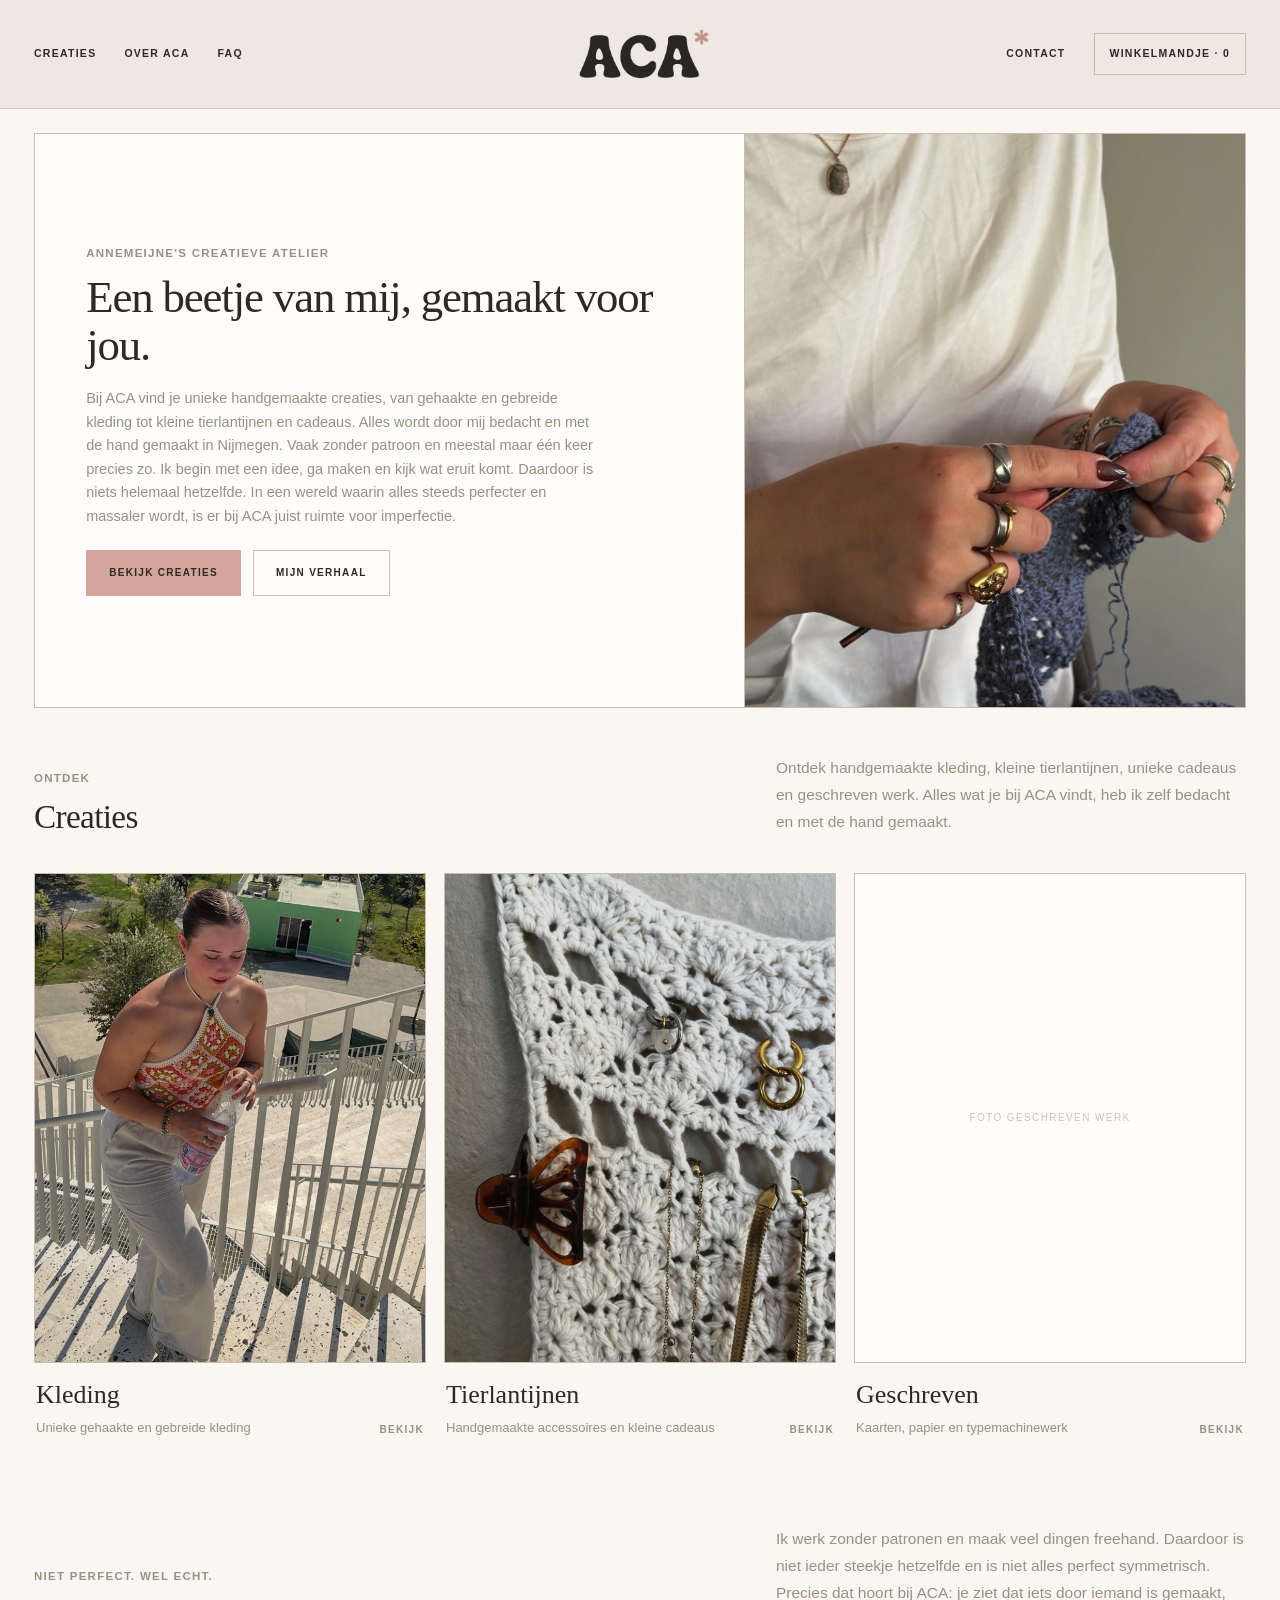
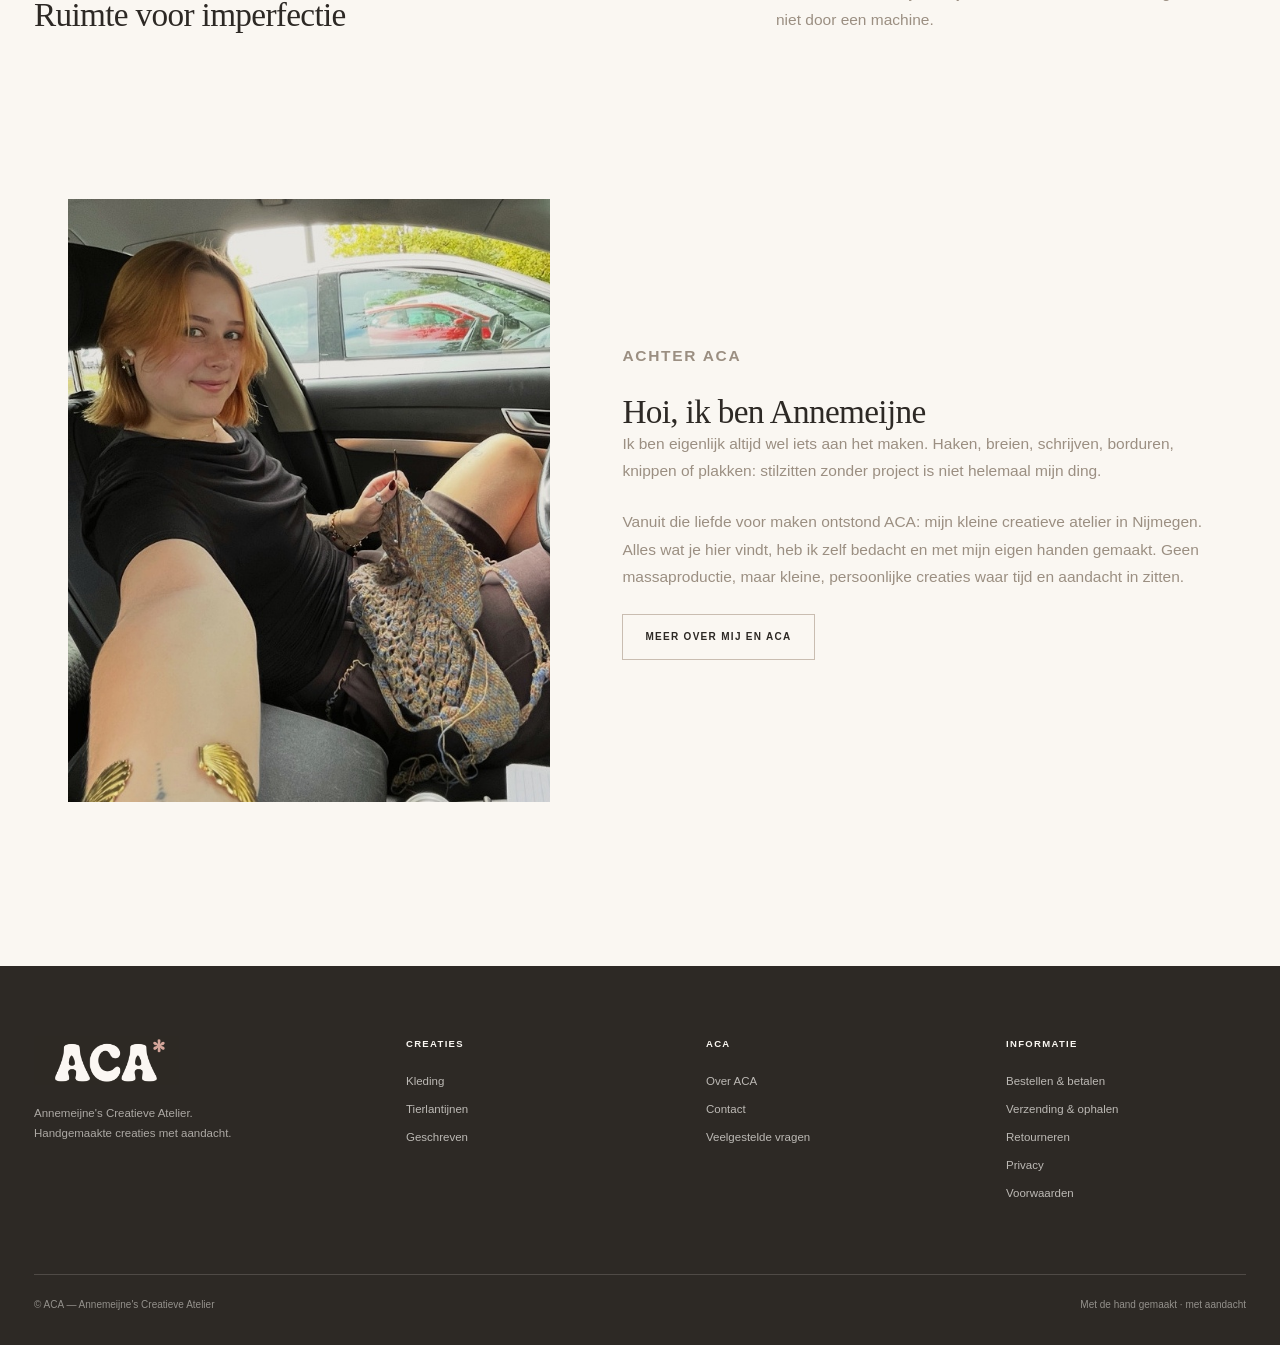
<file: index.html>
<!DOCTYPE html>
<html lang="nl">

<head>
  <meta charset="UTF-8">
  <meta name="viewport" content="width=device-width, initial-scale=1.0">

  <!-- SEO -->
  <title>ACA — Annemeijne's Creatieve Atelier | Handgemaakt in Nijmegen</title>

  <meta
    name="description"
    content="Ontdek ACA: unieke handgemaakte creaties uit Nijmegen, van gehaakte en gebreide kleding tot accessoires, tierlantijnen en bijzondere cadeaus."
  >

  <link
    rel="canonical"
    href="https://acatelier.nl/"
  >

  <!-- Social media / delen -->
  <meta property="og:type" content="website">
  <meta property="og:locale" content="nl_NL">
  <meta property="og:site_name" content="ACA — Annemeijne's Creatieve Atelier">

  <meta
    property="og:title"
    content="ACA — Annemeijne's Creatieve Atelier"
  >

  <meta
    property="og:description"
    content="Unieke handgemaakte creaties uit Nijmegen: gehaakte kleding, accessoires, tierlantijnen en bijzondere cadeaus."
  >

  <meta
    property="og:url"
    content="https://acatelier.nl/"
  >

  <meta
    property="og:image"
    content="https://acatelier.nl/images/crafting-09-cropped.jpeg"
  >

  <meta
    property="og:image:alt"
    content="Annemeijne aan het haken voor ACA"
  >

  <meta name="twitter:card" content="summary_large_image">

  <link rel="stylesheet" href="/style.css?v=19">
</head>

<body>

<div id="site-header"></div>

<main>

  <section class="hero">

    <div class="hero-grid">

      <div class="hero-copy">

        <p class="eyebrow">
          Annemeijne's Creatieve Atelier
        </p>

        <h1>
          Een beetje van mij, gemaakt voor jou.
        </h1>

        <p>
          Bij ACA vind je unieke handgemaakte creaties, van gehaakte
          en gebreide kleding tot kleine tierlantijnen en cadeaus.
          Alles wordt door mij bedacht en met de hand gemaakt in Nijmegen.
          Vaak zonder patroon en meestal maar één keer precies zo.
          Ik begin met een idee, ga maken en kijk wat eruit komt.
          Daardoor is niets helemaal hetzelfde. In een wereld waarin
          alles steeds perfecter en massaler wordt, is er bij ACA
          juist ruimte voor imperfectie.
        </p>

        <div class="hero-actions">

          <a
            class="button"
            href="/creaties/"
          >
            Bekijk creaties
          </a>

          <a
            class="button secondary"
            href="/over-aca/"
          >
            Mijn verhaal
          </a>

        </div>

      </div>


      <div class="hero-image">

        <img
          src="/images/crafting-09-cropped.jpeg"
          alt="Annemeijne aan het haken voor ACA"
          fetchpriority="high"
        >

      </div>

    </div>

  </section>


  <section class="section">

    <div class="section-head">

      <div>

        <p class="eyebrow">
          Ontdek
        </p>

        <h2 class="section-title">
          Creaties
        </h2>

      </div>

      <p>
        Ontdek handgemaakte kleding, kleine tierlantijnen,
        unieke cadeaus en geschreven werk. Alles wat je bij ACA
        vindt, heb ik zelf bedacht en met de hand gemaakt.
      </p>

    </div>


    <div class="category-grid">

      <a
        class="category-card"
        href="/creaties/kleding/"
      >

        <div class="category-image">

          <img
            src="/images/crafting-03.jpg"
            alt="Handgemaakte gehaakte haltertop van kleurrijke granny squares"
            loading="lazy"
          >

        </div>

        <div class="category-copy">

          <div>
            <h3>Kleding</h3>
            <p>Unieke gehaakte en gebreide kleding</p>
          </div>

          <span class="small-link">
            Bekijk
          </span>

        </div>

      </a>


      <a
        class="category-card"
        href="/creaties/tierlantijnen/"
      >

        <div class="category-image">

          <img
            src="/images/crafting-02.jpg"
            alt="Handgemaakt wit haakwerk met sieraden en haaraccessoires"
            loading="lazy"
          >

        </div>

        <div class="category-copy">

          <div>
            <h3>Tierlantijnen</h3>
            <p>Handgemaakte accessoires en kleine cadeaus</p>
          </div>

          <span class="small-link">
            Bekijk
          </span>

        </div>

      </a>


      <a
        class="category-card"
        href="/creaties/geschreven/"
      >

        <div class="placeholder">
          Foto geschreven werk
        </div>

        <div class="category-copy">

          <div>
            <h3>Geschreven</h3>
            <p>Kaarten, papier en typemachinewerk</p>
          </div>

          <span class="small-link">
            Bekijk
          </span>

        </div>

      </a>

    </div>

  </section>


  <section class="section home-imperfect">

    <div class="section-head">

      <div>

        <p class="eyebrow">
          Niet perfect. Wel echt.
        </p>

        <h2 class="section-title">
          Ruimte voor imperfectie
        </h2>

      </div>

      <p>
        Ik werk zonder patronen en maak veel dingen freehand.
        Daardoor is niet ieder steekje hetzelfde en is niet alles
        perfect symmetrisch. Precies dat hoort bij ACA:
        je ziet dat iets door iemand is gemaakt, niet door een machine.
      </p>

    </div>

  </section>


  <section class="section">

    <div class="about-grid">

      <div class="about-image">

        <img
          src="/images/crafting-11.jpg"
          alt="Annemeijne aan het haken onderweg"
          loading="lazy"
        >

      </div>

      <div class="about-text">

        <p class="eyebrow">
          Achter ACA
        </p>

        <h2 class="section-title">
          Hoi, ik ben Annemeijne
        </h2>

        <p>
          Ik ben eigenlijk altijd wel iets aan het maken. Haken,
          breien, schrijven, borduren, knippen of plakken:
          stilzitten zonder project is niet helemaal mijn ding.
        </p>

        <p>
          Vanuit die liefde voor maken ontstond ACA: mijn kleine
          creatieve atelier in Nijmegen. Alles wat je hier vindt,
          heb ik zelf bedacht en met mijn eigen handen gemaakt.
          Geen massaproductie, maar kleine, persoonlijke creaties
          waar tijd en aandacht in zitten.
        </p>

        <a
          class="button secondary"
          href="/over-aca/"
        >
          Meer over mij en ACA
        </a>

      </div>

    </div>

  </section>

</main>

<div id="site-footer"></div>

<script src="/components.js"></script>

</body>

</html>
</file>
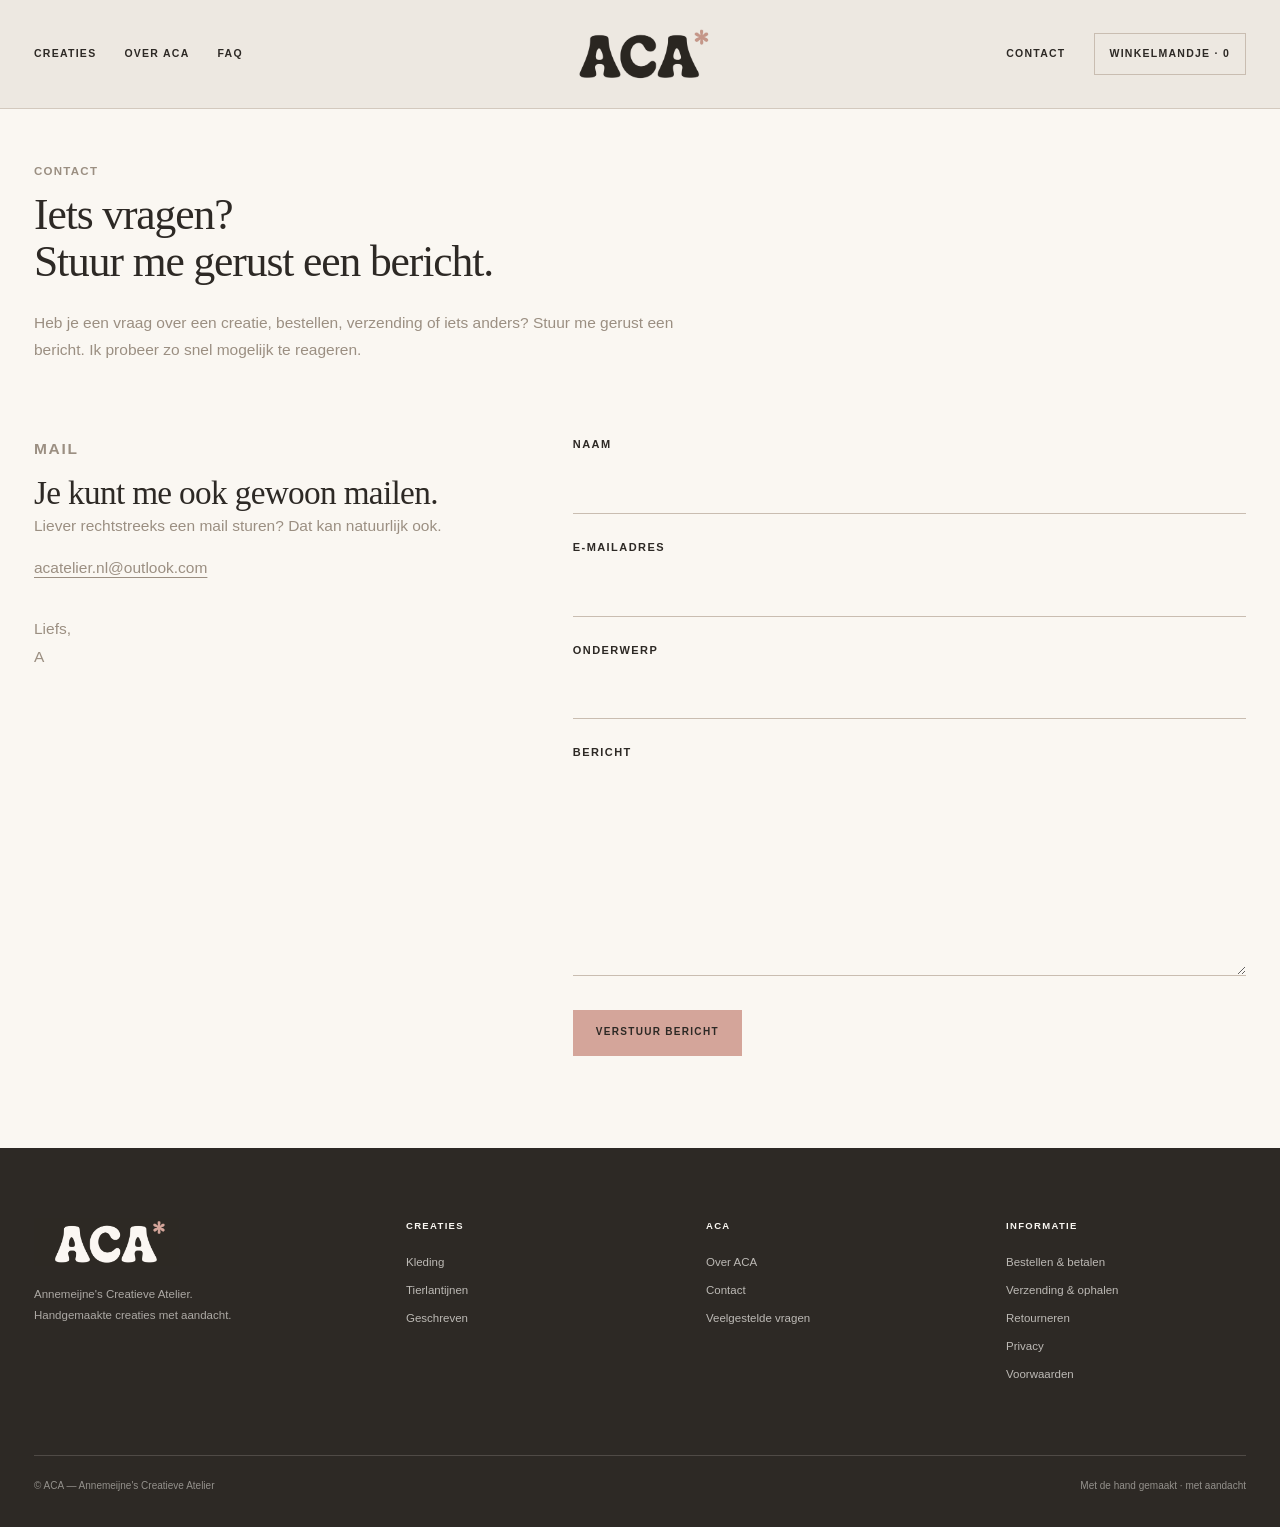
<file: contact/index.html>
<!DOCTYPE html>
<html lang="nl">

<head>
  <meta charset="UTF-8">
  <meta name="viewport" content="width=device-width, initial-scale=1.0">

  <!-- SEO -->
  <title>Contact | ACA — Annemeijne's Creatieve Atelier</title>

  <meta
    name="description"
    content="Een vraag over ACA of een van de creaties? Neem contact op met Annemeijne via het contactformulier of stuur rechtstreeks een e-mail."
  >

  <link
    rel="canonical"
    href="https://acatelier.nl/contact/"
  >

  <!-- Social media / delen -->
  <meta property="og:type" content="website">
  <meta property="og:title" content="Contact | ACA — Annemeijne's Creatieve Atelier">
  <meta
    property="og:description"
    content="Een vraag over ACA of een van de creaties? Stuur Annemeijne gerust een bericht."
  >
  <meta property="og:url" content="https://acatelier.nl/contact/">

  <meta name="twitter:card" content="summary">

  <link rel="stylesheet" href="/style.css?v=9">
</head>

<body>

<div id="site-header"></div>

<main>

  <section class="page-intro">

    <p class="eyebrow">
      Contact
    </p>

    <h1 class="page-title">
      Iets vragen?<br>
      Stuur me gerust een bericht.
    </h1>

    <p>
      Heb je een vraag over een creatie, bestellen, verzending
      of iets anders? Stuur me gerust een bericht. Ik probeer
      zo snel mogelijk te reageren.
    </p>

  </section>


  <section class="section">

    <div class="contact-grid">

      <div class="contact-text">

        <p class="eyebrow">
          Mail
        </p>

        <h2 class="section-title">
          Je kunt me ook gewoon mailen.
        </h2>

        <p>
          Liever rechtstreeks een mail sturen? Dat kan natuurlijk ook.
        </p>

        <p>
          <a
            class="contact-email"
            href="mailto:acatelier.nl@outlook.com"
          >
            acatelier.nl@outlook.com
          </a>
        </p>

        <p class="contact-signoff">
          Liefs,<br>
          A
        </p>

      </div>


      <form
        class="contact-form"
        action="https://api.web3forms.com/submit"
        method="POST"
      >

        <input
          type="hidden"
          name="access_key"
          value="62866b17-cad6-4392-92a2-b10de4c25ea7"
        >

        <input
          type="hidden"
          name="subject"
          value="Nieuw bericht via ACA"
        >

        <input
          type="hidden"
          name="from_name"
          value="ACA contactformulier"
        >

        <!-- Spambeveiliging -->
        <input
          type="checkbox"
          name="botcheck"
          class="hidden"
          style="display:none"
          tabindex="-1"
          autocomplete="off"
        >

        <label for="contact-name">
          Naam
        </label>

        <input
          id="contact-name"
          type="text"
          name="name"
          autocomplete="name"
          required
        >

        <label for="contact-email">
          E-mailadres
        </label>

        <input
          id="contact-email"
          type="email"
          name="email"
          autocomplete="email"
          required
        >

        <label for="contact-subject">
          Onderwerp
        </label>

        <input
          id="contact-subject"
          type="text"
          name="onderwerp"
        >

        <label for="contact-message">
          Bericht
        </label>

        <textarea
          id="contact-message"
          name="message"
          rows="7"
          required
        ></textarea>

        <button
          class="button"
          type="submit"
        >
          Verstuur bericht
        </button>

      </form>

    </div>

  </section>

</main>

<div id="site-footer"></div>

<script src="/components.js"></script>

</body>

</html>
</file>
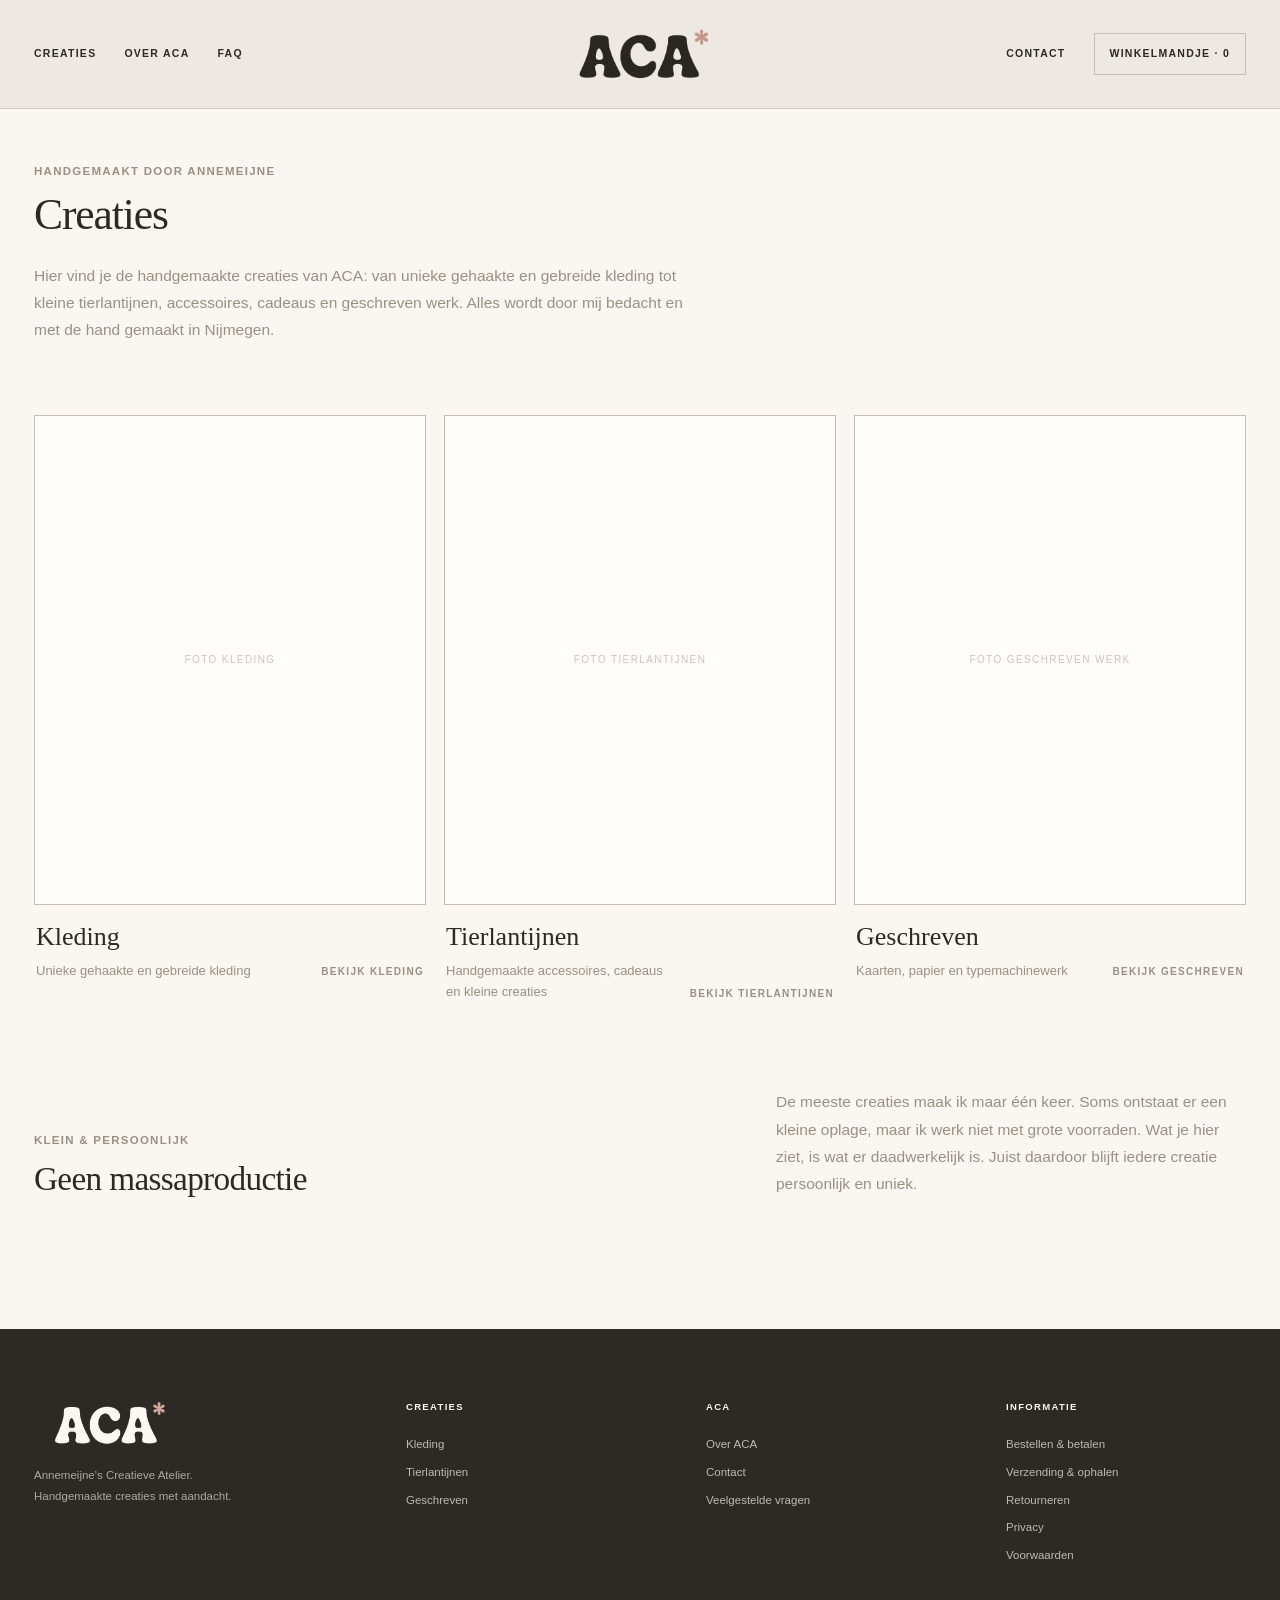
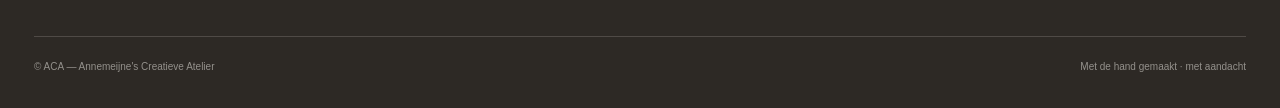
<file: creaties/index.html>
<!DOCTYPE html>
<html lang="nl">

<head>
  <meta charset="UTF-8">
  <meta name="viewport" content="width=device-width, initial-scale=1.0">

  <!-- SEO -->
  <title>Handgemaakte creaties | ACA — Annemeijne's Creatieve Atelier</title>

  <meta
    name="description"
    content="Ontdek de handgemaakte creaties van ACA uit Nijmegen: van gehaakte en gebreide kleding tot tierlantijnen, accessoires, cadeaus en geschreven werk."
  >

  <link
    rel="canonical"
    href="https://acatelier.nl/creaties/"
  >

  <!-- Social media / delen -->
  <meta property="og:type" content="website">
  <meta property="og:locale" content="nl_NL">
  <meta property="og:site_name" content="ACA — Annemeijne's Creatieve Atelier">

  <meta
    property="og:title"
    content="Handgemaakte creaties | ACA"
  >

  <meta
    property="og:description"
    content="Ontdek handgemaakte kleding, tierlantijnen, accessoires, cadeaus en geschreven werk van ACA."
  >

  <meta
    property="og:url"
    content="https://acatelier.nl/creaties/"
  >

  <meta name="twitter:card" content="summary">

  <link rel="stylesheet" href="/style.css?v=19">
</head>

<body>

<div id="site-header"></div>

<main>

  <section class="page-intro">

    <p class="eyebrow">
      Handgemaakt door Annemeijne
    </p>

    <h1 class="page-title">
      Creaties
    </h1>

    <p>
      Hier vind je de handgemaakte creaties van ACA:
      van unieke gehaakte en gebreide kleding tot kleine tierlantijnen,
      accessoires, cadeaus en geschreven werk. Alles wordt door mij
      bedacht en met de hand gemaakt in Nijmegen.
    </p>

  </section>


  <section class="section">

    <div class="category-grid">

      <a
        class="category-card"
        href="/creaties/kleding/"
      >

        <div class="placeholder">
          Foto kleding
        </div>

        <div class="category-copy">

          <div>
            <h2>Kleding</h2>
            <p>Unieke gehaakte en gebreide kleding</p>
          </div>

          <span class="small-link">
            Bekijk kleding
          </span>

        </div>

      </a>


      <a
        class="category-card"
        href="/creaties/tierlantijnen/"
      >

        <div class="placeholder">
          Foto tierlantijnen
        </div>

        <div class="category-copy">

          <div>
            <h2>Tierlantijnen</h2>
            <p>Handgemaakte accessoires, cadeaus en kleine creaties</p>
          </div>

          <span class="small-link">
            Bekijk tierlantijnen
          </span>

        </div>

      </a>


      <a
        class="category-card"
        href="/creaties/geschreven/"
      >

        <div class="placeholder">
          Foto geschreven werk
        </div>

        <div class="category-copy">

          <div>
            <h2>Geschreven</h2>
            <p>Kaarten, papier en typemachinewerk</p>
          </div>

          <span class="small-link">
            Bekijk geschreven
          </span>

        </div>

      </a>

    </div>

  </section>


  <section class="section home-imperfect">

    <div class="section-head">

      <div>

        <p class="eyebrow">
          Klein & persoonlijk
        </p>

        <h2 class="section-title">
          Geen massaproductie
        </h2>

      </div>

      <p>
        De meeste creaties maak ik maar één keer.
        Soms ontstaat er een kleine oplage, maar ik werk niet met
        grote voorraden. Wat je hier ziet, is wat er daadwerkelijk is.
        Juist daardoor blijft iedere creatie persoonlijk en uniek.
      </p>

    </div>

  </section>

</main>

<div id="site-footer"></div>

<script src="/components.js"></script>

</body>

</html>
</file>
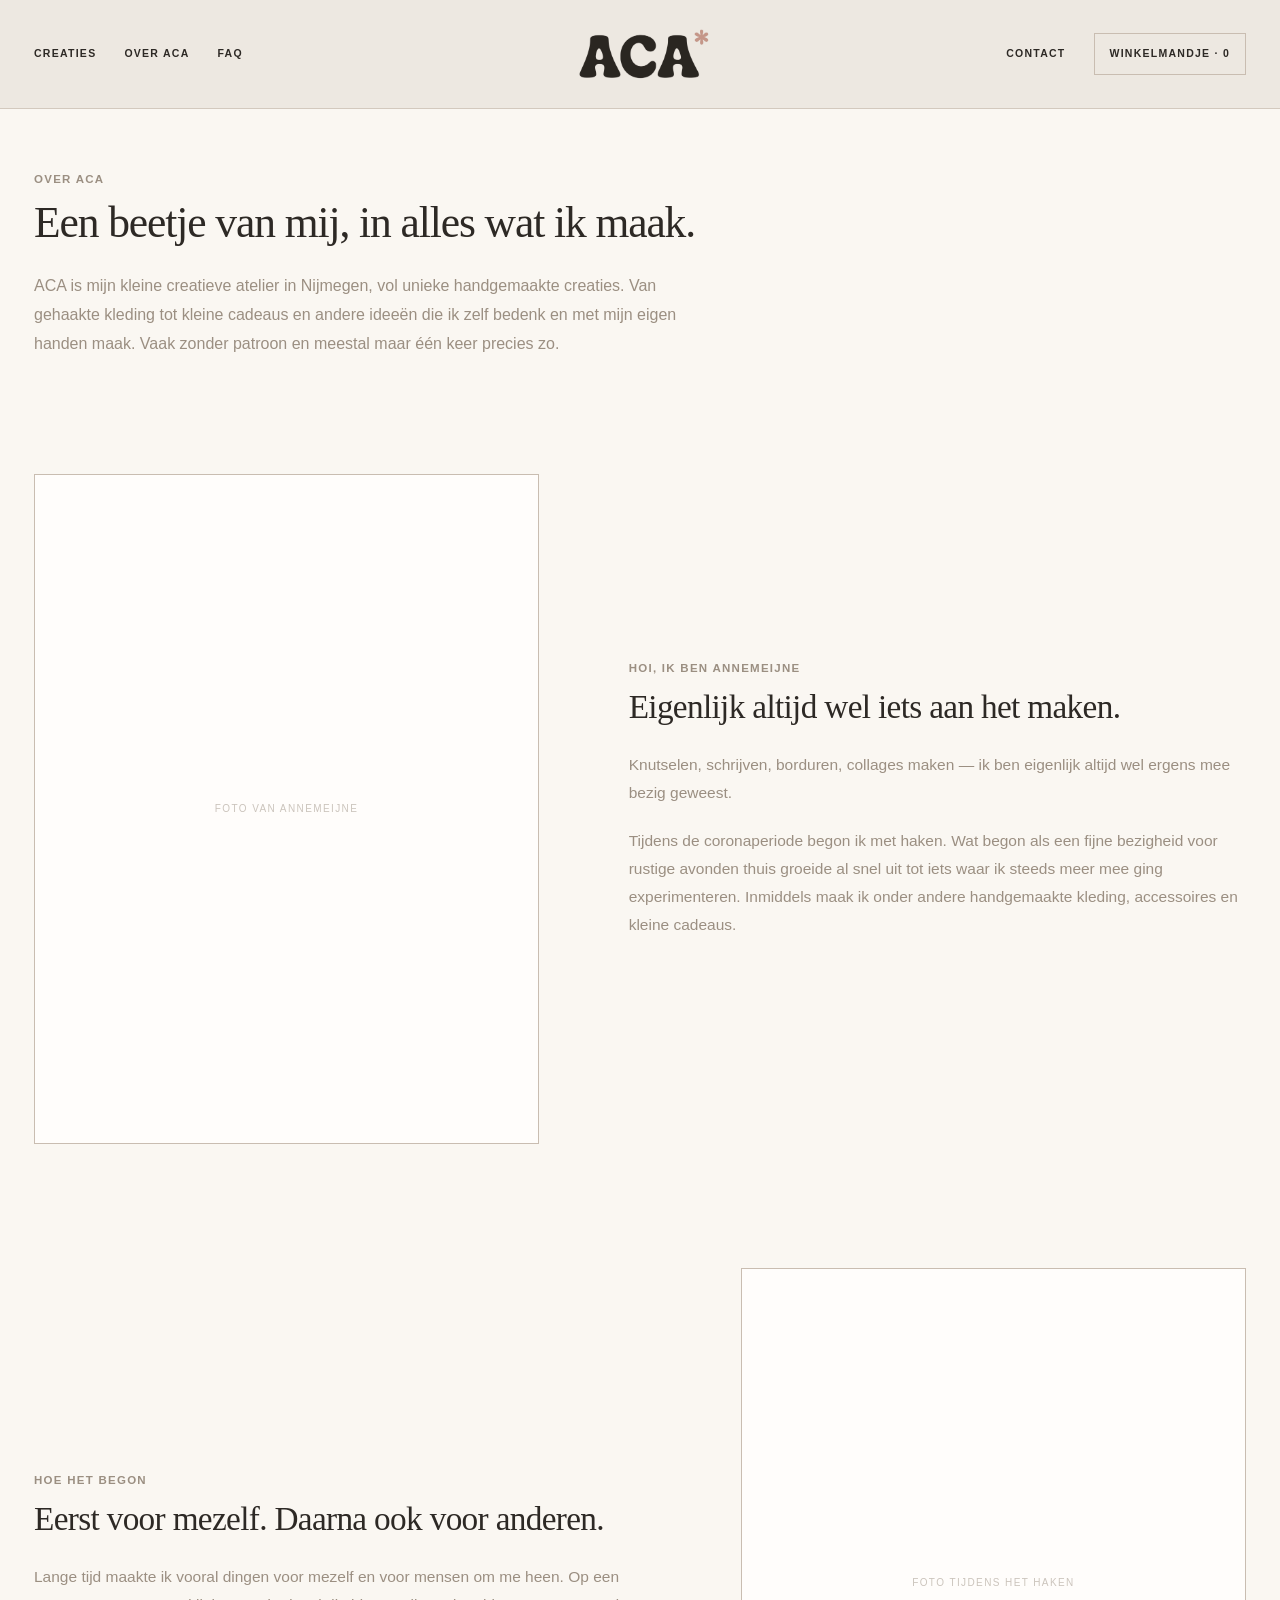
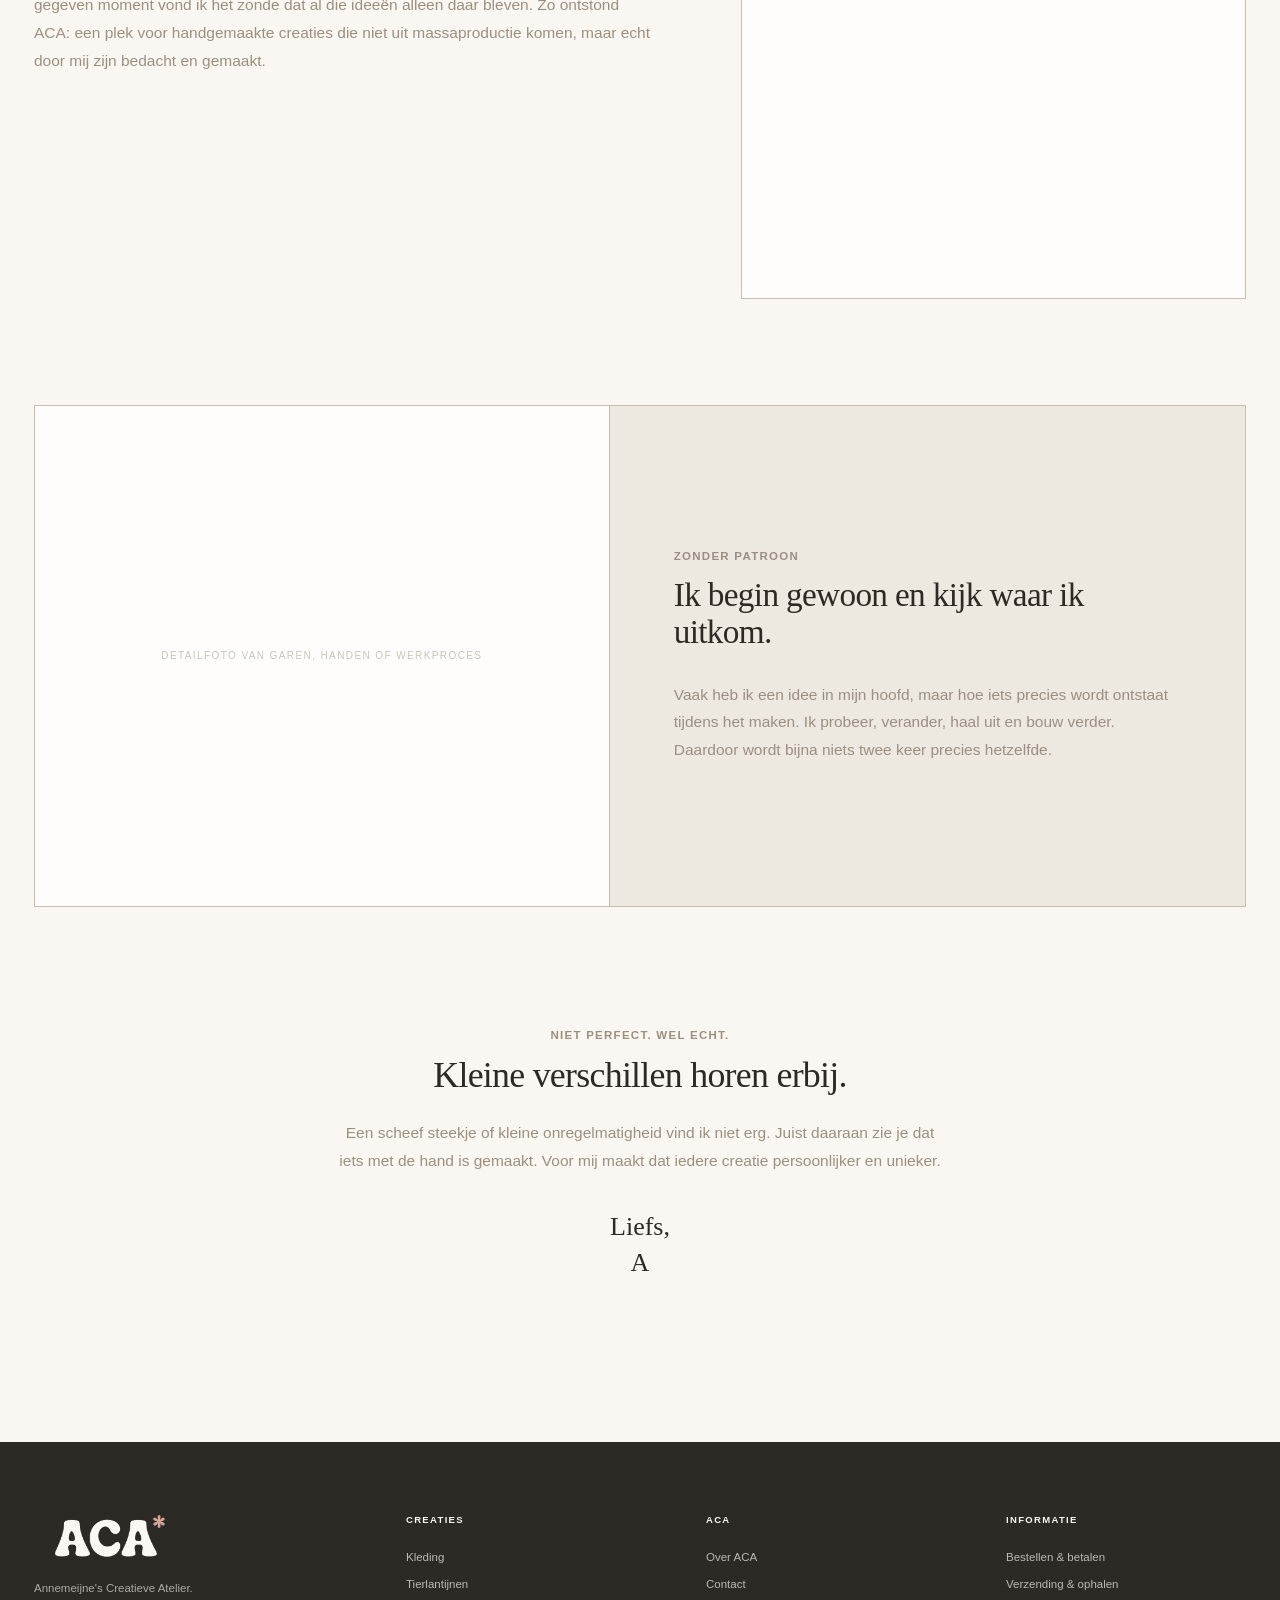
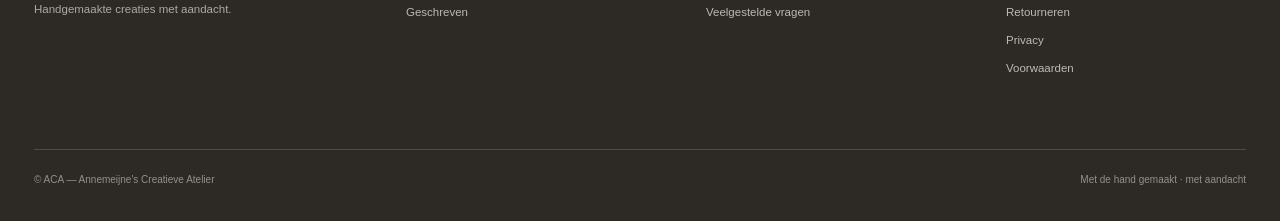
<file: over-aca/index.html>
<!DOCTYPE html>
<html lang="nl">

<head>
  <meta charset="UTF-8">
  <meta name="viewport" content="width=device-width, initial-scale=1.0">

  <!-- SEO -->
  <title>Over ACA | Handgemaakte creaties uit Nijmegen</title>

  <meta
    name="description"
    content="Maak kennis met Annemeijne en het verhaal achter ACA: handgemaakte creaties uit Nijmegen, van gehaakte kleding tot unieke cadeaus en creatieve projecten."
  >

  <link
    rel="canonical"
    href="https://acatelier.nl/over-aca/"
  >

  <!-- Social media / delen -->
  <meta property="og:type" content="website">
  <meta property="og:locale" content="nl_NL">
  <meta property="og:site_name" content="ACA — Annemeijne's Creatieve Atelier">

  <meta
    property="og:title"
    content="Over ACA | Annemeijne's Creatieve Atelier"
  >

  <meta
    property="og:description"
    content="Het verhaal achter ACA: unieke handgemaakte creaties, gehaakte kleding en andere creatieve projecten, bedacht en gemaakt door Annemeijne in Nijmegen."
  >

  <meta
    property="og:url"
    content="https://acatelier.nl/over-aca/"
  >

  <meta name="twitter:card" content="summary">

  <link rel="stylesheet" href="/style.css?v=19">
</head>

<body>

<div id="site-header"></div>

<main class="about-editorial">

  <section class="about-editorial-intro">

    <p class="eyebrow">
      Over ACA
    </p>

    <h1 class="page-title">
      Een beetje van mij, in alles wat ik maak.
    </h1>

    <p class="about-editorial-lead">
      ACA is mijn kleine creatieve atelier in Nijmegen, vol unieke
      handgemaakte creaties. Van gehaakte kleding tot kleine cadeaus
      en andere ideeën die ik zelf bedenk en met mijn eigen handen maak.
      Vaak zonder patroon en meestal maar één keer precies zo.
    </p>

  </section>


  <section class="about-editorial-row">

    <div
      class="about-editorial-photo about-editorial-photo-main placeholder"
      aria-label="Foto van Annemeijne"
    >
      Foto van Annemeijne
    </div>

    <div class="about-editorial-copy">

      <p class="eyebrow">
        Hoi, ik ben Annemeijne
      </p>

      <h2>
        Eigenlijk altijd wel iets aan het maken.
      </h2>

      <p>
        Knutselen, schrijven, borduren, collages maken — ik ben eigenlijk
        altijd wel ergens mee bezig geweest.
      </p>

      <p>
        Tijdens de coronaperiode begon ik met haken. Wat begon als een fijne
        bezigheid voor rustige avonden thuis groeide al snel uit tot iets
        waar ik steeds meer mee ging experimenteren. Inmiddels maak ik
        onder andere handgemaakte kleding, accessoires en kleine cadeaus.
      </p>

    </div>

  </section>


  <section class="about-editorial-row reverse">

    <div
      class="about-editorial-photo placeholder"
      aria-label="Foto tijdens het haken"
    >
      Foto tijdens het haken
    </div>

    <div class="about-editorial-copy">

      <p class="eyebrow">
        Hoe het begon
      </p>

      <h2>
        Eerst voor mezelf. Daarna ook voor anderen.
      </h2>

      <p>
        Lange tijd maakte ik vooral dingen voor mezelf en voor mensen om me heen.
        Op een gegeven moment vond ik het zonde dat al die ideeën alleen daar bleven.
        Zo ontstond ACA: een plek voor handgemaakte creaties die niet uit
        massaproductie komen, maar echt door mij zijn bedacht en gemaakt.
      </p>

    </div>

  </section>


  <section class="about-process">

    <div
      class="about-process-photo placeholder"
      aria-label="Detailfoto van garen, handen of werkproces"
    >
      Detailfoto van garen, handen of werkproces
    </div>

    <div class="about-process-text">

      <div>

        <p class="eyebrow">
          Zonder patroon
        </p>

        <h2>
          Ik begin gewoon en kijk waar ik uitkom.
        </h2>

      </div>

      <p>
        Vaak heb ik een idee in mijn hoofd, maar hoe iets precies wordt
        ontstaat tijdens het maken. Ik probeer, verander, haal uit en bouw verder.
        Daardoor wordt bijna niets twee keer precies hetzelfde.
      </p>

    </div>

  </section>


  <section class="about-editorial-closing">

    <p class="eyebrow">
      Niet perfect. Wel echt.
    </p>

    <h2>
      Kleine verschillen horen erbij.
    </h2>

    <p>
      Een scheef steekje of kleine onregelmatigheid vind ik niet erg.
      Juist daaraan zie je dat iets met de hand is gemaakt.
      Voor mij maakt dat iedere creatie persoonlijker en unieker.
    </p>

    <p class="about-signoff">
      Liefs,<br>
      A
    </p>

  </section>

</main>

<div id="site-footer"></div>

<script src="/components.js"></script>

</body>

</html>
</file>
<file: style.css>
:root {
  --cream: #FAF7F2;
  --warm-white: #FFFDFB;
  --soft-linen: #EDE8E0;
  --warm-taupe: #C9BDB1;
  --stone: #9B8F82;
  --charcoal: #2D2925;
  --terracotta: #D4A59A;
  --dusty-rose: #E8CCC9;
  --sage: #B8C4B8;
  --clay: #C2A291;

  --max-width: 1440px;

  --serif: Georgia, "Times New Roman", serif;
  --sans: Arial, Helvetica, sans-serif;
}


/* =========================================
   BASIS
========================================= */

*,
*::before,
*::after {
  box-sizing: border-box;
}

html {
  scroll-behavior: smooth;
}

body {
  margin: 0;

  background: var(--cream);
  color: var(--charcoal);

  font-family: var(--sans);
  font-size: 15.5px;
  line-height: 1.65;

  -webkit-font-smoothing: antialiased;
  text-rendering: optimizeLegibility;
}

body.lightbox-open,
body.mobile-menu-open {
  overflow: hidden;
}

img {
  display: block;
  max-width: 100%;
}

a {
  color: inherit;
  text-decoration: none;
}

button,
input,
textarea,
select {
  font: inherit;
}

button {
  color: inherit;
}

a,
button,
input,
textarea,
select {
  -webkit-tap-highlight-color: transparent;
}

a:focus-visible,
button:focus-visible,
input:focus-visible,
textarea:focus-visible,
select:focus-visible {
  outline: 2px solid var(--terracotta);
  outline-offset: 3px;
}


/* =========================================
   TYPOGRAFIE
========================================= */

h1,
h2,
h3,
h4 {
  margin: 0;
}

h1,
h2,
h3 {
  font-family: var(--serif);
  font-weight: 400;
}

p {
  margin-top: 0;
}

.eyebrow {
  margin: 0 0 12px;

  color: var(--stone);

  font-family: var(--sans);
  font-size: 11.5px;
  line-height: 1.4;
  font-weight: 700;

  text-transform: uppercase;
  letter-spacing: 0.11em;
}

.page-title {
  font-size: clamp(38px, 3.4vw, 50px);
  line-height: 1.08;
  letter-spacing: -0.025em;
}

.section-title {
  font-size: clamp(30px, 2.6vw, 38px);
  line-height: 1.12;
  letter-spacing: -0.02em;
}


/* =========================================
   BOVENBALK
========================================= */

.topbar {
  padding: 9px 20px;

  background: var(--dusty-rose);
  border-bottom: 1px solid rgba(201, 189, 177, 0.65);

  text-align: center;
  text-transform: uppercase;
  letter-spacing: 0.15em;

  font-size: 10px;
  font-weight: 700;
}


/* =========================================
   HEADER
========================================= */

.site-header {
  position: sticky;
  top: 0;
  z-index: 50;

  overflow: visible;

  background: rgba(237, 232, 224, 0.96);

  -webkit-backdrop-filter: blur(14px);
  backdrop-filter: blur(14px);

  border-bottom: 1px solid rgba(201, 189, 177, 0.72);
}

.nav {
  max-width: var(--max-width);
  height: 108px;

  margin: auto;
  padding: 0 34px;

  display: grid;
  grid-template-columns: 1fr auto 1fr;
  align-items: center;

  gap: 30px;
}

.nav-left,
.nav-right {
  display: flex;
  align-items: center;

  gap: 28px;

  font-size: 10.5px;
  font-weight: 700;

  text-transform: uppercase;
  letter-spacing: 0.12em;
}

.nav-right {
  justify-content: flex-end;
}

.nav-link {
  position: relative;

  padding: 10px 0;
}

.nav-link::after {
  content: "";

  position: absolute;

  left: 0;
  right: 100%;
  bottom: 3px;

  height: 1px;

  background: var(--terracotta);

  transition: right 0.2s ease;
}

.nav-link:hover::after,
.nav-link:focus-visible::after {
  right: 0;
}

.brand {
  width: 170px;

  justify-self: center;

  overflow: hidden;

  background: transparent;
}

.brand img {
  display: block;

  width: 100%;
  height: auto;

  background: transparent;

  mix-blend-mode: multiply;
}

.cart-button {
  padding: 11px 15px;

  border: 1px solid var(--warm-taupe);

  background: transparent;

  white-space: nowrap;

  transition:
    background 0.2s ease,
    border-color 0.2s ease;
}

.cart-button:hover,
.cart-button:focus-visible {
  background: var(--warm-white);
  border-color: var(--terracotta);
}


/* =========================================
   MOBIEL MENU
========================================= */

.mobile-menu-button {
  display: none;

  width: 44px;
  height: 44px;

  padding: 10px;

  border: 0;

  background: transparent;

  cursor: pointer;

  flex: 0 0 auto;
}

.mobile-menu-button span {
  display: block;

  width: 22px;
  height: 1px;

  margin: 5px auto;

  background: var(--charcoal);

  transform-origin: center;

  transition:
    transform 0.22s ease,
    opacity 0.18s ease;
}

.mobile-menu-button.open span:nth-child(1) {
  transform: translateY(6px) rotate(45deg);
}

.mobile-menu-button.open span:nth-child(2) {
  opacity: 0;
}

.mobile-menu-button.open span:nth-child(3) {
  transform: translateY(-6px) rotate(-45deg);
}

.mobile-menu[hidden] {
  display: none;
}

.mobile-menu {
  position: absolute;

  top: 100%;
  left: 0;
  right: 0;

  z-index: 45;

  max-height: calc(100vh - 88px);

  overflow-y: auto;

  background: var(--cream);

  border-bottom: 1px solid var(--warm-taupe);

  box-shadow: 0 14px 30px rgba(45, 41, 37, 0.08);
}

.mobile-nav {
  max-width: var(--max-width);

  margin: 0 auto;
  padding: 26px 34px 38px;

  display: flex;
  flex-direction: column;
}

.mobile-nav-main {
  display: block;

  padding: 18px 0;

  border-bottom: 1px solid var(--warm-taupe);

  font-size: 12px;
  font-weight: 700;

  text-transform: uppercase;
  letter-spacing: 0.12em;

  transition: color 0.2s ease;
}

.mobile-nav-main:hover,
.mobile-nav-main:focus-visible {
  color: var(--terracotta);
}

.mobile-nav-group {
  border-bottom: 1px solid var(--warm-taupe);
}

.mobile-nav-group .mobile-nav-main {
  border-bottom: 0;

  padding-bottom: 11px;
}

.mobile-nav-sub {
  display: flex;
  flex-direction: column;

  padding: 0 0 17px 16px;
}

.mobile-nav-sub a {
  padding: 7px 0;

  color: var(--stone);

  font-size: 11px;
  font-weight: 600;

  text-transform: uppercase;
  letter-spacing: 0.1em;

  transition: color 0.2s ease;
}

.mobile-nav-sub a:hover,
.mobile-nav-sub a:focus-visible {
  color: var(--terracotta);
}


/* =========================================
   DROPDOWN
========================================= */

.dropdown {
  position: relative;
}

.dropdown-panel {
  position: absolute;

  left: -18px;
  top: 100%;

  z-index: 100;

  min-width: 220px;

  padding: 12px;

  background: var(--warm-white);
  border: 1px solid var(--warm-taupe);

  opacity: 0;
  visibility: hidden;
  pointer-events: none;

  transform: translateY(6px);

  transition:
    opacity 0.18s ease,
    transform 0.18s ease,
    visibility 0.18s ease;
}

.dropdown:hover .dropdown-panel,
.dropdown:focus-within .dropdown-panel {
  opacity: 1;
  visibility: visible;
  pointer-events: auto;

  transform: translateY(0);
}

.dropdown-panel a {
  display: block;

  padding: 10px 8px;

  font-size: 10px;
  font-weight: 700;

  text-transform: uppercase;
  letter-spacing: 0.12em;
}

.dropdown-panel a:hover,
.dropdown-panel a:focus-visible {
  background: var(--soft-linen);
}


/* =========================================
   KNOPPEN
========================================= */

.button {
  min-height: 46px;

  padding: 0 22px;

  display: inline-flex;
  align-items: center;
  justify-content: center;

  border: 1px solid var(--terracotta);

  background: var(--terracotta);
  color: var(--charcoal);

  font-size: 10px;
  font-weight: 700;

  text-transform: uppercase;
  letter-spacing: 0.13em;

  cursor: pointer;

  transition:
    background 0.2s ease,
    border-color 0.2s ease;
}

.button:hover,
.button:focus-visible {
  background: var(--dusty-rose);
  border-color: var(--dusty-rose);
}

.button.secondary {
  background: transparent;
  border-color: var(--warm-taupe);
}

.button.secondary:hover,
.button.secondary:focus-visible {
  background: var(--soft-linen);
  border-color: var(--warm-taupe);
}

.button:disabled,
.button:disabled:hover {
  border-color: var(--soft-linen);

  background: var(--soft-linen);
  color: var(--stone);

  cursor: default;
}


/* =========================================
   TIJDELIJKE FOTO'S
========================================= */

.placeholder {
  display: flex;
  align-items: center;
  justify-content: center;

  background: var(--warm-white);

  color: rgba(155, 143, 130, 0.52);

  font-size: 10px;

  text-align: center;
  text-transform: uppercase;
  letter-spacing: 0.14em;
}


/* =========================================
   HOMEPAGE — HERO
========================================= */

.hero {
  max-width: var(--max-width);

  margin: 0 auto;

  padding: 24px 34px 22px;
}

.hero-grid {
  display: grid;
  grid-template-columns: minmax(0, 1fr) 500px;
  align-items: stretch;

  margin: 0 auto;

  border: 1px solid var(--warm-taupe);

  background: var(--warm-white);
}

.hero-copy {
  min-width: 0;

  padding: clamp(32px, 4vw, 54px);

  display: flex;
  flex-direction: column;
  justify-content: center;

  border-right: 1px solid var(--warm-taupe);
}

.hero-copy h1 {
  max-width: 650px;

  font-size: clamp(38px, 3.5vw, 50px);
  line-height: 1.08;

  letter-spacing: -0.025em;
}

.hero-copy > p:not(.eyebrow) {
  max-width: 520px;

  margin: 18px 0 0;

  color: var(--stone);

  font-size: 14.5px;
  line-height: 1.62;
}

.hero-actions {
  display: flex;
  flex-wrap: wrap;

  gap: 12px;

  margin-top: 22px;
}

.hero-image {
  width: 500px;

  overflow: hidden;

  background: var(--warm-white);
}

.hero-image img {
  width: 100%;
  height: 100%;

  max-width: none;

  object-fit: cover;
}


/* =========================================
   ALGEMENE SECTIES
========================================= */

.section {
  max-width: var(--max-width);

  margin: auto;

  padding: 42px 34px;
}

.hero + .section {
  padding-top: 24px;
}

.section-head {
  display: grid;
  grid-template-columns: 1.1fr 0.9fr;

  gap: 60px;

  align-items: end;

  margin-bottom: 38px;
}

.section-head > p {
  max-width: 470px;

  margin: 0;

  justify-self: end;

  color: var(--stone);

  font-size: 15.5px;
  line-height: 1.75;
}


/* =========================================
   PAGINA INTRO
========================================= */

.page-intro {
  max-width: var(--max-width);

  margin: auto;

  padding: 54px 34px 30px;
}

.page-intro p:not(.eyebrow) {
  max-width: 650px;

  margin: 24px 0 0;

  color: var(--stone);

  font-size: 15.5px;
  line-height: 1.75;
}


/* =========================================
   CATEGORIEËN
========================================= */

.category-grid {
  display: grid;

  grid-template-columns: repeat(3, minmax(0, 1fr));

  gap: 18px;
}

.category-card {
  min-width: 0;

  background: transparent;

  transition: transform 0.25s ease;
}

.category-card:hover {
  transform: translateY(-4px);
}

.category-card .placeholder {
  aspect-ratio: 4 / 5;

  border: 1px solid var(--warm-taupe);
}

.category-image {
  aspect-ratio: 4 / 5;

  overflow: hidden;

  border: 1px solid var(--warm-taupe);
}

.category-image img {
  width: 100%;
  height: 100%;

  object-fit: cover;

  transition: transform 0.35s ease;
}

.category-card:hover .category-image img {
  transform: scale(1.015);
}

.category-copy {
  padding: 18px 2px 0;

  display: flex;
  justify-content: space-between;
  align-items: flex-end;

  gap: 20px;
}

.category-copy h2,
.category-copy h3 {
  font-family: var(--serif);

  font-size: 26px;
  line-height: 1.08;
}

.category-copy p {
  margin: 8px 0 0;

  color: var(--stone);

  font-size: 13px;
}

.small-link {
  flex: 0 0 auto;

  color: var(--stone);

  font-size: 10px;
  font-weight: 700;

  text-transform: uppercase;
  letter-spacing: 0.13em;
}


/* =========================================
   PRODUCTOVERZICHT
========================================= */

.product-grid {
  display: grid;

  grid-template-columns: repeat(4, minmax(0, 1fr));

  gap: 28px 14px;
}

.product-card {
  min-width: 0;

  background: transparent;
  border: 0;

  transition: transform 0.22s ease;
}

.product-card:hover {
  transform: translateY(-3px);
}

.product-card .placeholder,
.product-card > img {
  width: 100%;

  aspect-ratio: 4 / 4.6;

  object-fit: cover;

  border: 1px solid var(--warm-taupe);
}

.product-info {
  padding: 14px 1px 0;
}

.product-info h3 {
  font-family: var(--sans);

  font-size: 11.5px;
  font-weight: 700;

  text-transform: uppercase;
  letter-spacing: 0.09em;
}

.product-info p {
  margin: 7px 0 0;

  color: var(--stone);

  font-size: 12.5px;
}

.stock {
  display: inline-block;

  margin-top: 9px;

  padding: 5px 8px;

  background: var(--soft-linen);

  font-size: 8.5px;
  font-weight: 600;

  text-transform: uppercase;
  letter-spacing: 0.11em;
}


/* =========================================
   PRODUCT SORTERING
========================================= */

.product-toolbar {
  display: flex;
  justify-content: flex-end;
  align-items: center;

  gap: 14px;

  margin-bottom: 30px;
}

.product-toolbar label {
  color: var(--stone);

  font-size: 11px;
  font-weight: 700;

  text-transform: uppercase;
  letter-spacing: 0.13em;
}

.product-toolbar select {
  min-width: 250px;

  padding: 13px 38px 13px 15px;

  border: 0;
  border-bottom: 1px solid var(--warm-taupe);
  border-radius: 0;

  background: transparent;

  color: var(--charcoal);

  font-family: var(--sans);
  font-size: 14px;

  cursor: pointer;
}

.product-toolbar select:focus {
  border-bottom-color: var(--terracotta);
}


/* =========================================
   HOMEPAGE — IMPERFECTIE
========================================= */

.home-imperfect {
  padding-top: 44px;
  padding-bottom: 44px;
}


/* =========================================
   HOMEPAGE — OVER ACA
========================================= */

.about-grid {
  max-width: var(--max-width);

  margin: auto;

  padding: 42px 34px 72px;

  display: grid;

  grid-template-columns: 0.9fr 1.1fr;

  gap: 72px;

  align-items: center;
}

.about-image {
  aspect-ratio: 4 / 5;

  overflow: hidden;

  background: var(--warm-white);
}

.about-image img {
  width: 100%;
  height: 100%;

  object-fit: cover;
}

.about-text {
  max-width: 680px;
}

.about-text p {
  margin: 0 0 24px;

  color: var(--stone);

  font-size: 15.5px;
  line-height: 1.75;
}


/* =========================================
   OVER ACA — EDITORIAL PAGINA
========================================= */

.about-editorial {
  max-width: var(--max-width);

  margin: 0 auto;

  padding: 0 34px 100px;
}

.about-editorial-intro {
  max-width: 960px;

  padding: 62px 0 78px;
}

.about-editorial-intro .page-title {
  max-width: 820px;
}

.about-editorial-lead {
  max-width: 680px;

  margin: 26px 0 0;

  color: var(--stone);

  font-size: 16px;
  line-height: 1.8;
}

.about-editorial-row {
  display: grid;

  grid-template-columns: 0.9fr 1.1fr;

  gap: clamp(48px, 7vw, 100px);

  align-items: center;

  padding: 38px 0 86px;
}

.about-editorial-row.reverse {
  grid-template-columns: 1.1fr 0.9fr;
}

.about-editorial-row.reverse .about-editorial-photo {
  order: 2;
}

.about-editorial-row.reverse .about-editorial-copy {
  order: 1;
}

.about-editorial-photo {
  width: 100%;

  aspect-ratio: 4 / 5;

  overflow: hidden;

  border: 1px solid var(--warm-taupe);

  background: var(--warm-white);
}

.about-editorial-photo-main {
  aspect-ratio: 4 / 5.3;
}

.about-editorial-photo img {
  width: 100%;
  height: 100%;

  object-fit: cover;
}

.about-editorial-copy {
  max-width: 620px;
}

.about-editorial-copy h2 {
  max-width: 570px;

  margin-bottom: 26px;

  font-size: clamp(30px, 2.6vw, 40px);
  line-height: 1.12;

  letter-spacing: -0.02em;
}

.about-editorial-copy p:not(.eyebrow) {
  margin: 0 0 20px;

  color: var(--stone);

  font-size: 15.5px;
  line-height: 1.8;
}

.about-process {
  margin: 20px 0 90px;

  display: grid;

  grid-template-columns: 0.95fr 1.05fr;

  border: 1px solid var(--warm-taupe);

  background: var(--soft-linen);
}

.about-process-photo {
  min-height: 500px;

  border-right: 1px solid var(--warm-taupe);
}

.about-process-photo img {
  width: 100%;
  height: 100%;

  object-fit: cover;
}

.about-process-text {
  padding: clamp(38px, 5vw, 70px);

  display: flex;
  flex-direction: column;
  justify-content: center;
}

.about-process-text h2 {
  max-width: 540px;

  font-size: clamp(30px, 2.6vw, 40px);
  line-height: 1.12;

  letter-spacing: -0.02em;
}

.about-process-text > p {
  max-width: 560px;

  margin: 30px 0 0;

  color: var(--stone);

  font-size: 15.5px;
  line-height: 1.8;
}

.about-editorial-closing {
  max-width: 720px;

  margin: 0 auto;

  padding: 30px 0 10px;

  text-align: center;
}

.about-editorial-closing h2 {
  font-size: clamp(31px, 2.8vw, 42px);
  line-height: 1.12;

  letter-spacing: -0.02em;
}

.about-editorial-closing > p:not(.eyebrow):not(.about-signoff) {
  max-width: 610px;

  margin: 24px auto 0;

  color: var(--stone);

  font-size: 15.5px;
  line-height: 1.8;
}

.about-signoff {
  margin: 34px 0 0;

  font-family: var(--serif);

  font-size: 26px;
  line-height: 1.4;
}


/* =========================================
   FAQ
========================================= */

.faq-list {
  max-width: 900px;
}

.faq-item {
  padding: 28px 0;

  border-bottom: 1px solid var(--warm-taupe);
}

.faq-item h3 {
  font-family: var(--sans);

  font-size: 16px;
  font-weight: 700;
}

.faq-item p {
  margin: 12px 0 0;

  color: var(--stone);

  font-size: 15px;
  line-height: 1.8;
}


/* =========================================
   CONTACT
========================================= */

.contact-grid {
  display: grid;

  grid-template-columns: 0.8fr 1.2fr;

  gap: 90px;
}

.contact-text p {
  max-width: 450px;

  color: var(--stone);

  font-size: 15.5px;
  line-height: 1.75;
}

.contact-email {
  text-decoration: underline;
  text-decoration-thickness: 1px;
  text-underline-offset: 4px;

  transition: color 0.2s ease;
}

.contact-email:hover,
.contact-email:focus-visible {
  color: var(--terracotta);
}

.contact-signoff {
  margin-top: 34px;
}

.contact-form {
  display: grid;

  grid-template-columns: 1fr;

  gap: 8px;
}

.contact-form label {
  color: var(--charcoal);

  font-size: 11px;
  font-weight: 700;

  text-transform: uppercase;
  letter-spacing: 0.13em;
}

.contact-form input,
.contact-form textarea {
  width: 100%;

  margin: 0 0 16px;

  padding: 13px 2px;

  border: 0;
  border-bottom: 1px solid var(--warm-taupe);
  border-radius: 0;

  background: transparent;

  color: var(--charcoal);
}

.contact-form input:focus,
.contact-form textarea:focus {
  border-bottom-color: var(--terracotta);
}

.contact-form textarea {
  min-height: 150px;

  resize: vertical;
}

.contact-form .button {
  width: fit-content;

  margin-top: 10px;
}

.contact-form-note {
  margin: 0;

  color: var(--stone);

  font-size: 12px;
  line-height: 1.7;
}


/* =========================================
   PRODUCTPAGINA
========================================= */

.product-page {
  max-width: var(--max-width);

  margin: 0 auto;

  padding: 38px 34px 100px;
}

.product-breadcrumb {
  display: flex;
  flex-wrap: wrap;

  gap: 8px;

  margin: 0 0 28px;

  color: var(--stone);

  font-size: 10px;
  font-weight: 700;

  text-transform: uppercase;
  letter-spacing: 0.13em;
}

.product-breadcrumb a {
  transition: color 0.2s ease;
}

.product-breadcrumb a:hover,
.product-breadcrumb a:focus-visible {
  color: var(--terracotta);
}

.product-hero {
  display: grid;

  grid-template-columns: 1.08fr 0.92fr;

  background: var(--warm-white);

  border: 1px solid var(--warm-taupe);
}

.product-hero-image {
  min-width: 0;

  aspect-ratio: 4 / 5;

  overflow: hidden;

  border-right: 1px solid var(--warm-taupe);

  background: var(--soft-linen);
}

.product-hero-image img {
  width: 100%;
  height: 100%;

  object-fit: cover;
  object-position: center 34%;
}

.product-summary {
  padding: clamp(40px, 5vw, 72px);

  align-self: center;
}

.product-title {
  font-size: clamp(36px, 3.2vw, 46px);
  line-height: 1.08;

  letter-spacing: -0.025em;
}

.product-lead {
  max-width: 520px;

  margin: 26px 0 0;

  color: var(--stone);

  font-size: 15px;
  line-height: 1.8;
}

.product-meta {
  display: grid;

  grid-template-columns: 1fr 1fr;

  gap: 34px;

  margin: 36px 0 27px;
  padding: 24px 0;

  border-top: 1px solid var(--warm-taupe);
  border-bottom: 1px solid var(--warm-taupe);
}

.product-meta > div {
  min-width: 0;
}

.meta-label {
  display: block;

  margin-bottom: 8px;

  color: var(--stone);

  font-family: var(--sans);
  font-size: 10.5px;
  line-height: 1.4;
  font-weight: 700;

  text-transform: uppercase;
  letter-spacing: 0.11em;
}

.product-meta strong {
  font-size: 13px;
  font-weight: 600;
}

.product-buy {
  width: 100%;
}

.product-note {
  margin: 17px 0 0;

  color: var(--stone);

  font-size: 12px;
  line-height: 1.7;
}

.product-story {
  display: grid;

  grid-template-columns: 1.1fr 0.9fr;

  gap: clamp(60px, 8vw, 120px);

  align-items: end;

  padding: 96px 0 48px;
}

.product-story p:last-child {
  max-width: 520px;

  margin: 0;

  color: var(--stone);

  font-size: 15.5px;
  line-height: 1.75;
}

.product-story a {
  text-decoration: underline;
  text-decoration-thickness: 1px;
  text-underline-offset: 5px;

  transition: color 0.2s ease;
}

.product-story a:hover,
.product-story a:focus-visible {
  color: var(--terracotta);
}


/* =========================================
   PRODUCTDETAILS
========================================= */

.product-details {
  padding: 66px 0 90px;
}

.product-details > .eyebrow {
  margin-bottom: 34px;
}

.product-details-grid {
  display: grid;

  grid-template-columns: repeat(3, minmax(0, 1fr));

  column-gap: clamp(45px, 7vw, 105px);
  row-gap: 44px;
}

.product-details-grid > div {
  min-width: 0;

  padding: 0 0 18px;

  border-bottom: 1px solid var(--warm-taupe);
}

.product-details-grid .meta-label {
  margin-bottom: 10px;
}

.product-details-grid strong {
  display: block;

  max-width: 360px;

  overflow-wrap: anywhere;

  font-size: 14px;
  font-weight: 500;
  line-height: 1.65;
}

.product-details-grid a {
  text-decoration: underline;
  text-decoration-thickness: 1px;
  text-underline-offset: 4px;

  transition: color 0.2s ease;
}

.product-details-grid a:hover,
.product-details-grid a:focus-visible {
  color: var(--terracotta);
}


/* =========================================
   PRODUCTFOTOGALERIJ
========================================= */

.product-gallery {
  display: grid;

  grid-template-columns: repeat(2, minmax(0, 1fr));

  gap: 18px;
}

.product-gallery figure {
  margin: 0;

  aspect-ratio: 4 / 5;

  overflow: hidden;

  background: var(--warm-white);
}

.product-gallery img {
  width: 100%;
  height: 100%;

  object-fit: cover;
  object-position: center;

  transition: opacity 0.2s ease;
}

.product-gallery img:hover {
  opacity: 0.94;
}

.product-back {
  padding-top: 54px;
}


/* =========================================
   LIGHTBOX
========================================= */

.product-gallery img,
.product-hero-image img {
  cursor: zoom-in;
}

.lightbox {
  position: fixed;

  inset: 0;

  z-index: 9999;

  display: none;
  align-items: center;
  justify-content: center;

  padding: 40px 80px;

  background: rgba(45, 41, 37, 0.94);
}

.lightbox.open {
  display: flex;
}

.lightbox img {
  max-width: 90vw;
  max-height: 90vh;

  width: auto;
  height: auto;

  object-fit: contain;
}

.lightbox-close,
.lightbox-prev,
.lightbox-next {
  position: absolute;

  border: 0;

  background: transparent;
  color: var(--cream);

  cursor: pointer;

  font-family: var(--sans);
}

.lightbox-close {
  top: 22px;
  right: 28px;

  font-size: 42px;
  line-height: 1;
}

.lightbox-prev,
.lightbox-next {
  top: 50%;

  padding: 20px;

  transform: translateY(-50%);

  font-size: 64px;
  line-height: 1;
}

.lightbox-prev {
  left: 18px;
}

.lightbox-next {
  right: 18px;
}

.lightbox-close:hover,
.lightbox-prev:hover,
.lightbox-next:hover,
.lightbox-close:focus-visible,
.lightbox-prev:focus-visible,
.lightbox-next:focus-visible {
  color: var(--terracotta);
}


/* =========================================
   FOOTER
========================================= */

footer {
  margin-top: 50px;

  background: var(--charcoal);
  color: var(--cream);
}

.footer-inner {
  max-width: var(--max-width);

  margin: auto;

  padding: 70px 34px 32px;
}

.footer-grid {
  display: grid;

  grid-template-columns: 1.3fr repeat(3, 1fr);

  gap: 60px;

  padding-bottom: 62px;
}

.footer-logo {
  width: 145px;
  height: auto;

  margin-bottom: 18px;

  background: transparent;
}

.footer-brand p {
  max-width: 280px;

  margin-bottom: 0;

  color: rgba(250, 247, 242, 0.62);

  font-size: 11.5px;
  line-height: 1.8;
}

.footer-column h4 {
  margin: 0 0 20px;

  font-size: 9.5px;
  font-weight: 700;

  text-transform: uppercase;
  letter-spacing: 0.14em;
}

.footer-column a {
  display: block;

  margin: 9px 0;

  color: rgba(250, 247, 242, 0.7);

  font-size: 11.5px;

  transition: color 0.2s ease;
}

.footer-column a:hover,
.footer-column a:focus-visible {
  color: var(--cream);
}

.footer-bottom {
  padding-top: 22px;

  border-top: 1px solid rgba(250, 247, 242, 0.16);

  display: flex;
  justify-content: space-between;

  gap: 20px;

  color: rgba(250, 247, 242, 0.5);

  font-size: 10px;
}


/* =========================================
   TABLET — 1150px
========================================= */

@media (max-width: 1150px) {

  .product-grid {
    grid-template-columns: repeat(3, minmax(0, 1fr));
  }

  .hero-grid {
    grid-template-columns: minmax(0, 1fr) 430px;
  }

  .hero-image {
    width: 430px;
  }

}


/* =========================================
   TABLET / MOBIEL MENU — 1000px
========================================= */

@media (max-width: 1000px) {

  .nav {
    grid-template-columns: auto 1fr auto;

    gap: 20px;
  }

  .nav-left {
    display: none;
  }

  .brand {
    justify-self: start;
  }

  .nav-right {
    grid-column: 3;

    gap: 14px;
  }

  .mobile-menu-button {
    display: block;
  }

  .mobile-nav {
    padding-left: 34px;
    padding-right: 34px;
  }

  .hero-grid {
    grid-template-columns: 1fr;
  }

  .hero-copy {
    border-right: 0;
    border-bottom: 1px solid var(--warm-taupe);
  }

  .hero-image {
    width: 100%;

    padding: 24px;

    display: flex;
    justify-content: center;
  }

  .hero-image img {
    width: min(500px, 100%);
    height: auto;

    object-fit: contain;
  }

  .about-grid,
  .contact-grid,
  .product-hero,
  .product-story,
  .about-editorial-row,
  .about-editorial-row.reverse,
  .about-process {
    grid-template-columns: 1fr;
  }

  .about-editorial-row.reverse .about-editorial-photo,
  .about-editorial-row.reverse .about-editorial-copy {
    order: initial;
  }

  .about-editorial-photo {
    max-width: 650px;
  }

  .about-process-photo {
    min-height: 420px;

    border-right: 0;
    border-bottom: 1px solid var(--warm-taupe);
  }

  .product-hero-image {
    max-height: none;

    border-right: 0;
    border-bottom: 1px solid var(--warm-taupe);
  }

  .section-head {
    grid-template-columns: 1fr;

    gap: 24px;
  }

  .section-head > p {
    justify-self: start;
  }

  .category-grid {
    grid-template-columns: repeat(2, minmax(0, 1fr));
  }

  .contact-grid {
    gap: 55px;
  }

  .footer-grid {
    grid-template-columns: 1fr 1fr;
  }

}


/* =========================================
   TABLET — 850px
========================================= */

@media (max-width: 850px) {

  .product-grid {
    grid-template-columns: repeat(2, minmax(0, 1fr));
  }

  .product-details-grid {
    grid-template-columns: repeat(2, minmax(0, 1fr));

    column-gap: 38px;
    row-gap: 38px;
  }

  .product-details {
    padding-top: 60px;
    padding-bottom: 80px;
  }

}


/* =========================================
   MOBIEL — 650px
========================================= */

@media (max-width: 650px) {

  body {
    font-size: 15px;
  }

  .topbar {
    padding-left: 12px;
    padding-right: 12px;

    font-size: 9px;

    letter-spacing: 0.12em;
  }

  .nav {
    height: 88px;

    padding: 0 18px;

    gap: 10px;
  }

  .brand {
    width: 125px;
  }

  .nav-right {
    gap: 6px;
  }

  .nav-right .nav-link {
    display: none;
  }

  .cart-button {
    padding: 8px 9px;

    font-size: 9px;

    letter-spacing: 0.08em;
  }

  .mobile-menu-button {
    width: 40px;
    height: 40px;

    padding: 8px;
  }

  .mobile-menu-button span {
    width: 20px;
  }

  .mobile-nav {
    padding: 18px 18px 30px;
  }

  .mobile-nav-main {
    padding: 15px 0;

    font-size: 11px;
  }

  .mobile-nav-sub {
    padding-left: 12px;
    padding-bottom: 15px;
  }

  .mobile-nav-sub a {
    font-size: 10px;
  }

  .eyebrow {
    font-size: 10.5px;
  }

  .page-title {
    font-size: 36px;
    line-height: 1.08;
  }

  .section-title {
    font-size: 29px;
    line-height: 1.12;
  }

  .hero-copy h1 {
    font-size: 38px;
    line-height: 1.06;
  }

  .product-title {
    font-size: 34px;
    line-height: 1.08;
  }

  .hero,
  .section,
  .page-intro,
  .about-grid,
  .footer-inner {
    padding-left: 18px;
    padding-right: 18px;
  }

  .hero {
    padding-top: 18px;
    padding-bottom: 18px;
  }

  .hero-grid {
    width: 100%;
  }

  .hero-copy {
    padding: 30px 22px;
  }

  .hero-copy > p:not(.eyebrow) {
    font-size: 14.5px;
    line-height: 1.65;
  }

  .hero-image {
    width: 100%;

    padding: 18px;
  }

  .hero-image img {
    width: min(380px, 100%);
    height: auto;
  }

  .page-intro {
    padding-top: 46px;
    padding-bottom: 18px;
  }

  .section {
    padding-top: 34px;
    padding-bottom: 34px;
  }

  .hero + .section {
    padding-top: 20px;
  }

  .category-grid,
  .product-grid,
  .product-gallery {
    grid-template-columns: 1fr;
  }

  .category-copy {
    align-items: flex-start;
  }

  .category-copy h2,
  .category-copy h3 {
    font-size: 24px;
  }

  .product-toolbar {
    justify-content: flex-start;
    align-items: flex-start;

    flex-direction: column;

    gap: 7px;
  }

  .product-toolbar label {
    font-size: 10px;
  }

  .product-toolbar select {
    width: 100%;
    min-width: 0;

    font-size: 14px;
  }

  .about-grid {
    padding-top: 34px;
    padding-bottom: 52px;

    gap: 38px;
  }

  .about-editorial {
    padding: 0 18px 70px;
  }

  .about-editorial-intro {
    padding: 46px 0 54px;
  }

  .about-editorial-lead {
    font-size: 15px;
  }

  .about-editorial-row {
    gap: 32px;

    padding: 20px 0 60px;
  }

  .about-editorial-copy h2 {
    font-size: 29px;
  }

  .about-process {
    margin-bottom: 65px;
  }

  .about-process-photo {
    min-height: 330px;
  }

  .about-process-text {
    padding: 32px 24px;
  }

  .about-process-text h2 {
    font-size: 29px;
  }

  .about-process-text > p {
    margin-top: 22px;
  }

  .about-editorial-closing {
    padding-top: 10px;
  }

  .about-editorial-closing h2 {
    font-size: 30px;
  }

  .contact-grid {
    gap: 42px;
  }

  .contact-form .button {
    width: 100%;
  }

  .product-page {
    padding: 24px 18px 70px;
  }

  .product-hero-image {
    aspect-ratio: 4 / 5;
  }

  .product-summary {
    padding: 34px 24px;
  }

  .product-meta {
    grid-template-columns: 1fr;

    gap: 20px;
  }

  .product-story {
    gap: 30px;

    padding-top: 70px;
  }

  .product-details {
    padding-top: 50px;
    padding-bottom: 65px;
  }

  .product-details > .eyebrow {
    margin-bottom: 28px;
  }

  .product-details-grid {
    grid-template-columns: 1fr;

    row-gap: 28px;
  }

  .product-gallery figure {
    min-height: 0;

    aspect-ratio: 4 / 5;
  }

  .lightbox {
    padding: 60px 20px;
  }

  .lightbox img {
    max-width: calc(100vw - 40px);
    max-height: calc(100vh - 120px);
  }

  .lightbox-prev,
  .lightbox-next {
    padding: 8px;

    font-size: 46px;
  }

  .lightbox-prev {
    left: 2px;
  }

  .lightbox-next {
    right: 2px;
  }

  .lightbox-close {
    top: 16px;
    right: 18px;

    font-size: 36px;
  }

  .footer-grid {
    grid-template-columns: 1fr;

    gap: 38px;
  }

  .footer-bottom {
    flex-direction: column;

    gap: 8px;
  }

}


/* =========================================
   ZEER SMAL MOBIEL
========================================= */

@media (max-width: 420px) {

  .brand {
    width: 112px;
  }

  .cart-button {
    padding: 7px 7px;

    font-size: 8px;
  }

  .mobile-menu-button {
    width: 38px;
    height: 38px;
  }

  .hero-copy h1 {
    font-size: 34px;
  }

  .page-title {
    font-size: 33px;
  }

}


/* =========================================
   MINDER BEWEGING
========================================= */

@media (prefers-reduced-motion: reduce) {

  html {
    scroll-behavior: auto;
  }

  *,
  *::before,
  *::after {
    scroll-behavior: auto !important;

    transition-duration: 0.01ms !important;
    animation-duration: 0.01ms !important;
    animation-iteration-count: 1 !important;
  }

}
</file>
